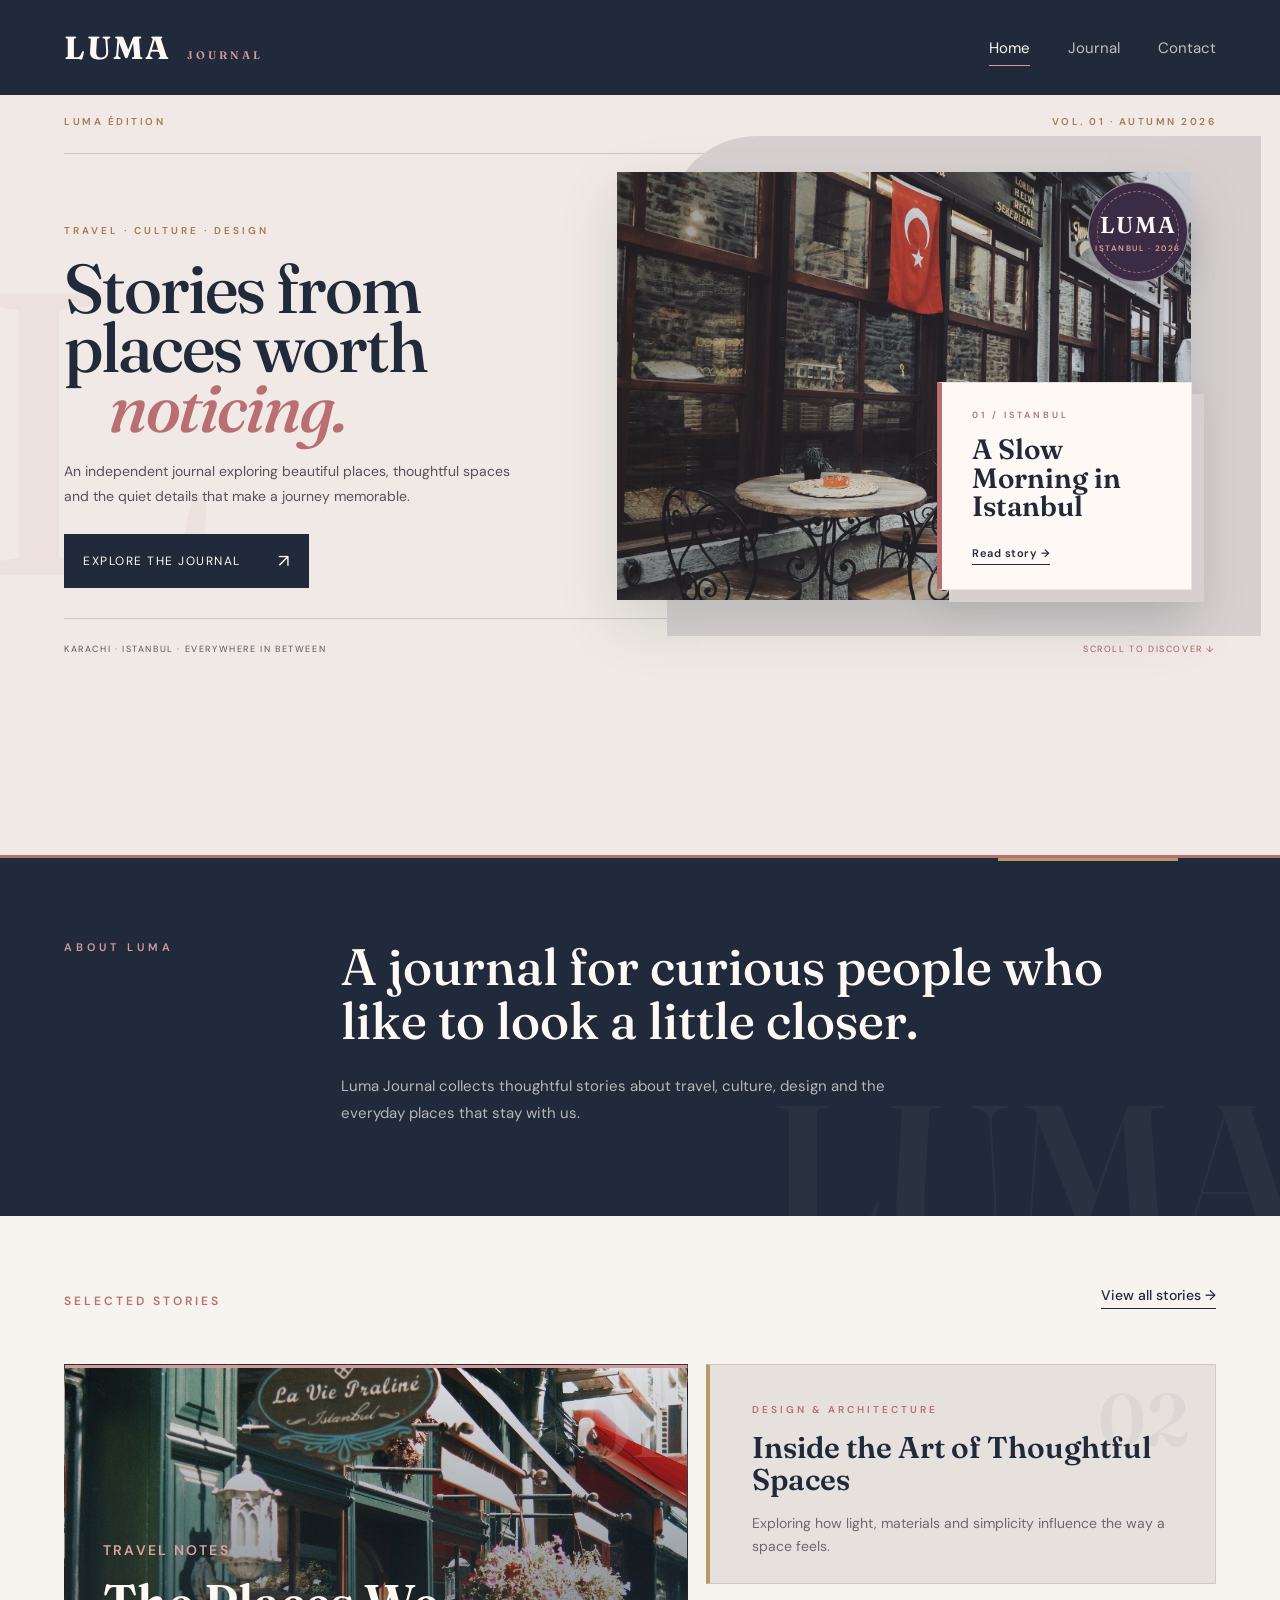
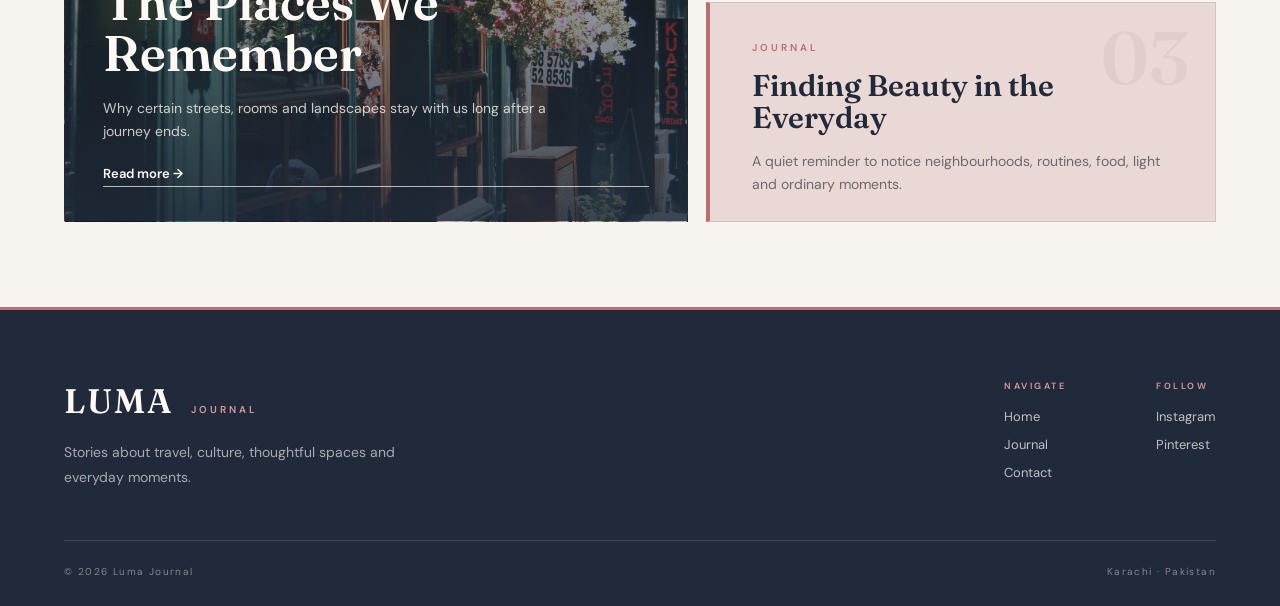
<file: index.html>
<!DOCTYPE html>
<html lang="en">
<head>
    <meta charset="UTF-8">
    <meta name="viewport" content="width=device-width, initial-scale=1.0">

    <title>Luma Journal</title>

    <link rel="preconnect" href="https://fonts.googleapis.com">
<link rel="preconnect" href="https://fonts.gstatic.com" crossorigin>
<link
    href="https://fonts.googleapis.com/css2?family=DM+Sans:wght@400;500;600&family=Fraunces:opsz,wght@9..144,500;9..144,600;9..144,700&display=swap"
    rel="stylesheet"
>

    <link rel="stylesheet" href="css/style.css">
</head>

<body>

    <header class="site-header">
    <div class="container">
        <nav class="navbar">

            <a href="index.html" class="logo">
                LUMA <span>JOURNAL</span>
            </a>

            <div class="nav-links">
                <a href="index.html" class="active">Home</a>
                <a href="blog.html">Journal</a>
                <a href="contact.html">Contact</a>
            </div>

        </nav>
    </div>
</header>

    <main>

 <section class="hero-luxe">
    <div class="container">

        <div class="hero-meta">
            <span>LUMA ÉDITION</span>
            <span>VOL. 01 · AUTUMN 2026</span>
        </div>

        <div class="hero-luxe-grid">

            <div class="hero-luxe-copy">

                <p class="hero-kicker">
                    TRAVEL · CULTURE · DESIGN
                </p>

                <h1>
                    Stories from
                    <span>places worth</span>
                    <em>noticing.</em>
                </h1>

                <p class="hero-luxe-description">
                    An independent journal exploring beautiful places,
                    thoughtful spaces and the quiet details that make
                    a journey memorable.
                </p>

                <a href="blog.html" class="hero-link">
                    Explore the journal
                    <span>↗</span>
                </a>

            </div>


            <div class="hero-luxe-visual">
                <div class="luma-seal">
    <span>LUMA</span>
    <small>ISTANBUL · 2026</small>
</div>

                <div class="hero-main-image">
                    <img
    src="images/istanbul-luxe.jpg"
    alt="A quiet cafe in Istanbul"
>
                </div>

                <div class="hero-story-label">
                    <span>01 / ISTANBUL</span>

                    <h2>
                        A Slow Morning
                        in Istanbul
                    </h2>

                    <a href="blog.html">
                        Read story →
                    </a>
                </div>

                <div class="hero-vertical-text">
                    LUMA / CONTEMPORARY TRAVEL JOURNAL
                </div>

            </div>

        </div>


        <div class="hero-bottom">
            <span>Karachi · Istanbul · Everywhere in between</span>

            <span class="hero-scroll">
                SCROLL TO DISCOVER ↓
            </span>
        </div>

    </div>
</section>

    <section class="home-intro">
    <div class="container">

        <div class="intro-grid">

            <p class="eyebrow">ABOUT LUMA</p>

            <div class="intro-copy">
                <h2>
                    A journal for curious people
                    who like to look a little closer.
                </h2>

                <p>
                    Luma Journal collects thoughtful stories about travel,
                    culture, design and the everyday places that stay with us.
                </p>
            </div>

        </div>

    </div>
</section>


<section class="selected-stories">
    <div class="container">

        <div class="section-heading">
            <p class="eyebrow">SELECTED STORIES</p>

            <a href="blog.html">
                View all stories →
            </a>
        </div>

        <div class="story-grid">

            <article class="story-preview">
                <span>TRAVEL NOTES</span>
                <h3>The Places We Remember</h3>
                <p>
                    Why certain streets, rooms and landscapes stay with us
                    long after a journey ends.
                </p>
                <a href="blog.html">Read more →</a>
            </article>

            <article class="story-preview">
                <span>DESIGN & ARCHITECTURE</span>
                <h3>Inside the Art of Thoughtful Spaces</h3>
                <p>
                    Exploring how light, materials and simplicity influence
                    the way a space feels.
                </p>
                <a href="blog.html">Read more →</a>
            </article>

            <article class="story-preview">
                <span>JOURNAL</span>
                <h3>Finding Beauty in the Everyday</h3>
                <p>
                    A quiet reminder to notice neighbourhoods, routines,
                    food, light and ordinary moments.
                </p>
                <a href="blog.html">Read more →</a>
            </article>

        </div>

    </div>
</section>


</main>

    <footer>

    </footer>
<footer class="site-footer">
    <div class="container">

        <div class="footer-top">

            <div class="footer-brand">
                <a href="index.html" class="footer-logo">
                    LUMA <span>JOURNAL</span>
                </a>

                <p>
                    Stories about travel, culture,
                    thoughtful spaces and everyday moments.
                </p>
            </div>

            <div class="footer-links">

                <div>
                    <span>NAVIGATE</span>
                    <a href="index.html">Home</a>
                    <a href="blog.html">Journal</a>
                    <a href="contact.html">Contact</a>
                </div>

                <div>
                    <span>FOLLOW</span>
                    <a href="#">Instagram</a>
                    <a href="#">Pinterest</a>
                </div>

            </div>

        </div>

        <div class="footer-bottom">
            <p>© 2026 Luma Journal</p>
            <p>Karachi · Pakistan</p>
        </div>

    </div>
</footer>

</body>
</html>
</file>
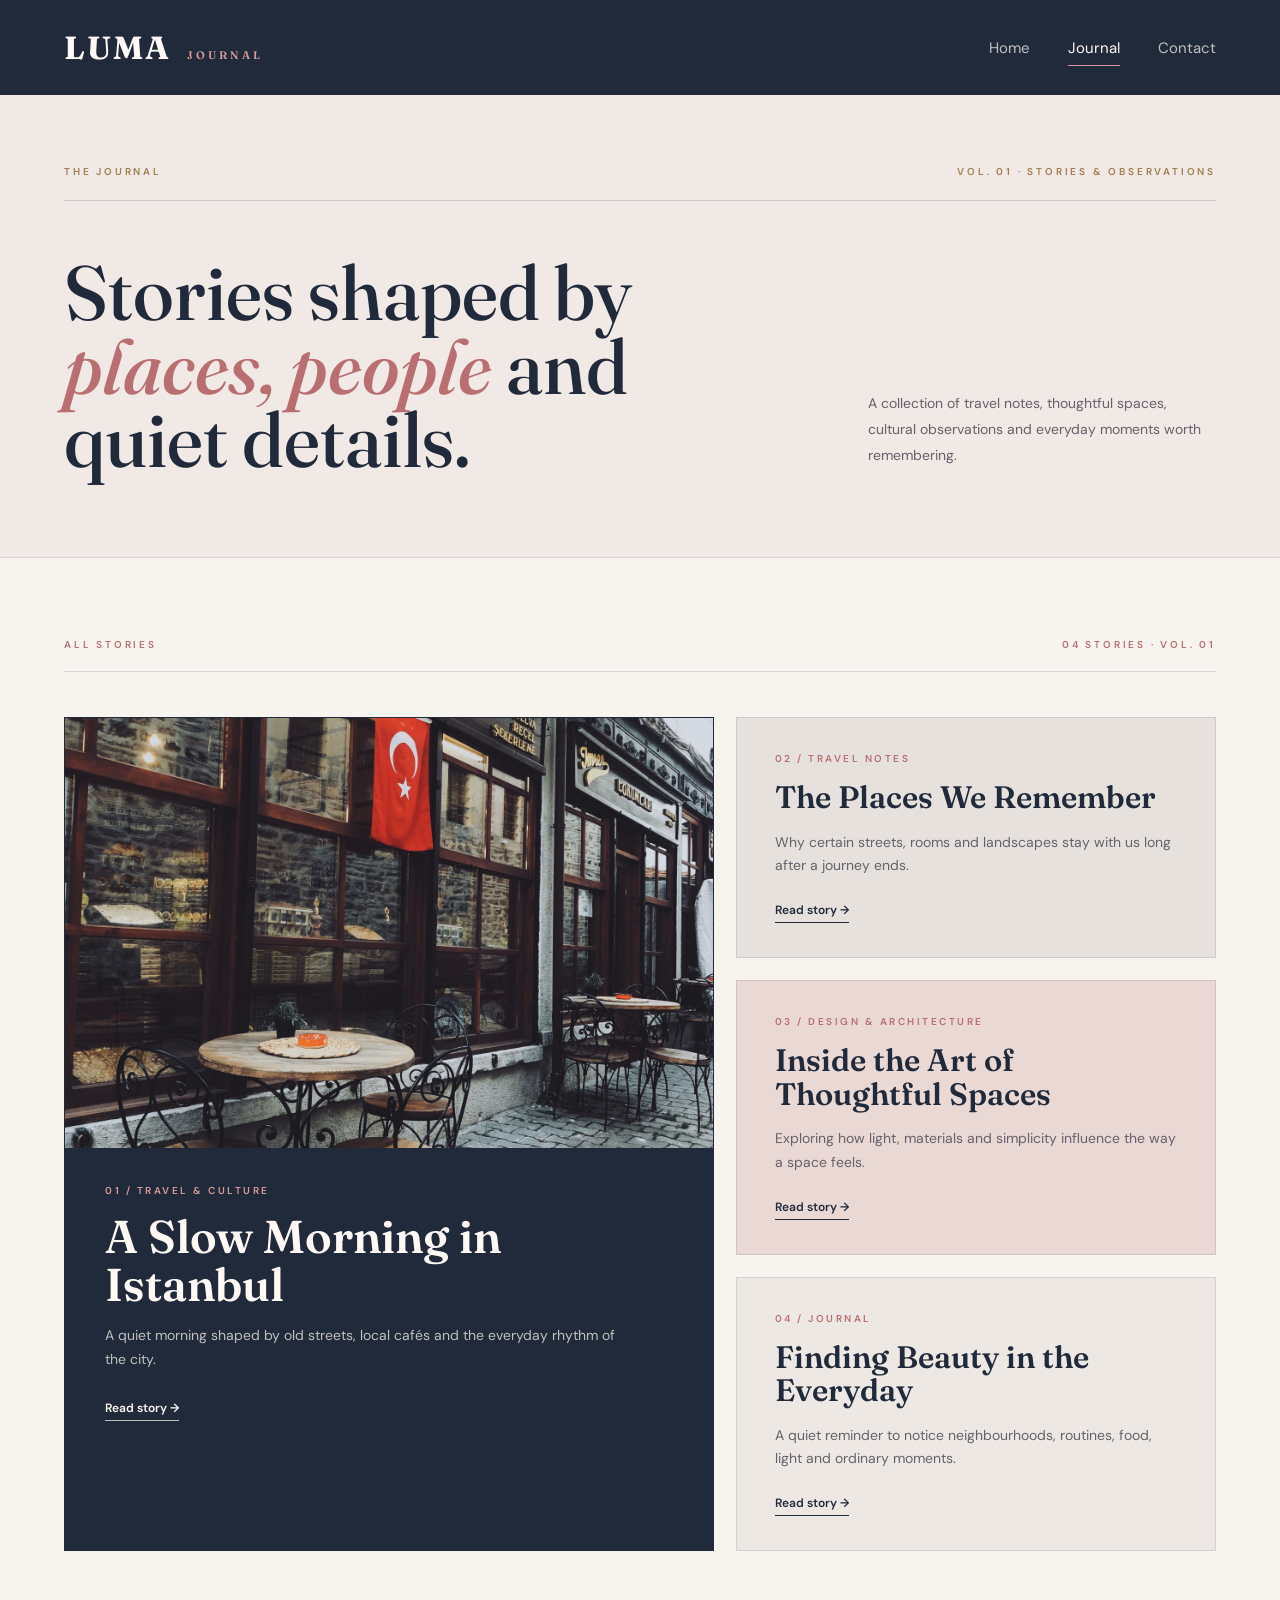
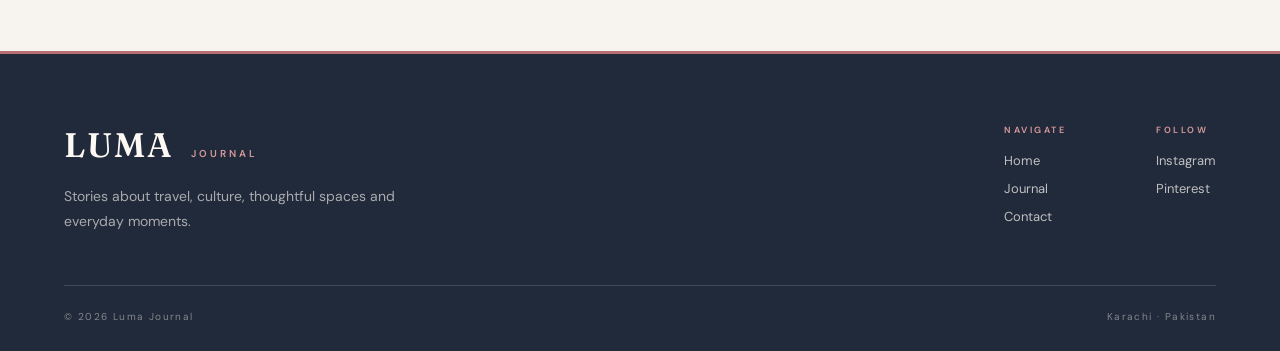
<file: blog.html>
<!DOCTYPE html>
<html lang="en">

<head>
    <meta charset="UTF-8">
    <meta name="viewport" content="width=device-width, initial-scale=1.0">

    <title>Luma Journal | Journal</title>

    <link rel="preconnect" href="https://fonts.googleapis.com">
    <link rel="preconnect" href="https://fonts.gstatic.com" crossorigin>

    <link
        href="https://fonts.googleapis.com/css2?family=DM+Sans:wght@400;500;600&family=Fraunces:opsz,wght@9..144,500;9..144,600;9..144,700&display=swap"
        rel="stylesheet"
    >

    <link rel="stylesheet" href="css/style.css">
</head>

<body>

    <header class="site-header">
        <div class="container">

            <nav class="navbar">

                <a href="index.html" class="logo">
                    LUMA <span>JOURNAL</span>
                </a>

                <div class="nav-links">
                    <a href="index.html">Home</a>
                    <a href="blog.html" class="active">Journal</a>
                    <a href="contact.html">Contact</a>
                </div>

            </nav>

        </div>
    </header>


    <main>

    <section class="journal-intro">
        <div class="container">

            <div class="journal-intro-top">
                <p>THE JOURNAL</p>
                <span>VOL. 01 · STORIES & OBSERVATIONS</span>
            </div>

            <div class="journal-intro-content">

                <h1>
                    Stories shaped by
                    <em>places, people</em>
                    and quiet details.
                </h1>

                <p>
                    A collection of travel notes, thoughtful spaces,
                    cultural observations and everyday moments worth remembering.
                </p>

            </div>

        </div>
    </section>

    <section class="journal-posts">
    <div class="container">

        <div class="journal-posts-heading">
            <p>ALL STORIES</p>
            <span>04 STORIES · VOL. 01</span>
        </div>

        <div class="journal-post-grid">

            <article class="journal-post journal-post-featured">

                <div class="journal-post-image">
                    <img
                        src="images/istanbul-luxe.jpg"
                        alt="A quiet street cafe in Istanbul"
                    >
                </div>

                <div class="journal-post-content">

                    <span>01 / TRAVEL & CULTURE</span>

                    <h2>
                        A Slow Morning
                        in Istanbul
                    </h2>

                    <p>
                        A quiet morning shaped by old streets,
                        local cafés and the everyday rhythm of the city.
                    </p>

                    <a href="#">Read story →</a>

                </div>

            </article>


            <article class="journal-post">

                <span>02 / TRAVEL NOTES</span>

                <h2>
                    The Places We
                    Remember
                </h2>

                <p>
                    Why certain streets, rooms and landscapes
                    stay with us long after a journey ends.
                </p>

                <a href="#">Read story →</a>

            </article>


            <article class="journal-post">

                <span>03 / DESIGN & ARCHITECTURE</span>

                <h2>
                    Inside the Art of
                    Thoughtful Spaces
                </h2>

                <p>
                    Exploring how light, materials and simplicity
                    influence the way a space feels.
                </p>

                <a href="#">Read story →</a>

            </article>


            <article class="journal-post">

                <span>04 / JOURNAL</span>

                <h2>
                    Finding Beauty in
                    the Everyday
                </h2>

                <p>
                    A quiet reminder to notice neighbourhoods,
                    routines, food, light and ordinary moments.
                </p>

                <a href="#">Read story →</a>

            </article>

        </div>

    </div>
</section>



</main>

<footer class="site-footer">
    <div class="container">

        <div class="footer-top">

            <div class="footer-brand">
                <a href="index.html" class="footer-logo">
                    LUMA <span>JOURNAL</span>
                </a>

                <p>
                    Stories about travel, culture,
                    thoughtful spaces and everyday moments.
                </p>
            </div>

            <div class="footer-links">

                <div>
                    <span>NAVIGATE</span>
                    <a href="index.html">Home</a>
                    <a href="blog.html">Journal</a>
                    <a href="contact.html">Contact</a>
                </div>

                <div>
                    <span>FOLLOW</span>
                    <a href="#">Instagram</a>
                    <a href="#">Pinterest</a>
                </div>

            </div>

        </div>

        <div class="footer-bottom">
            <p>© 2026 Luma Journal</p>
            <p>Karachi · Pakistan</p>
        </div>

    </div>
</footer>

</body>

</html>
</file>
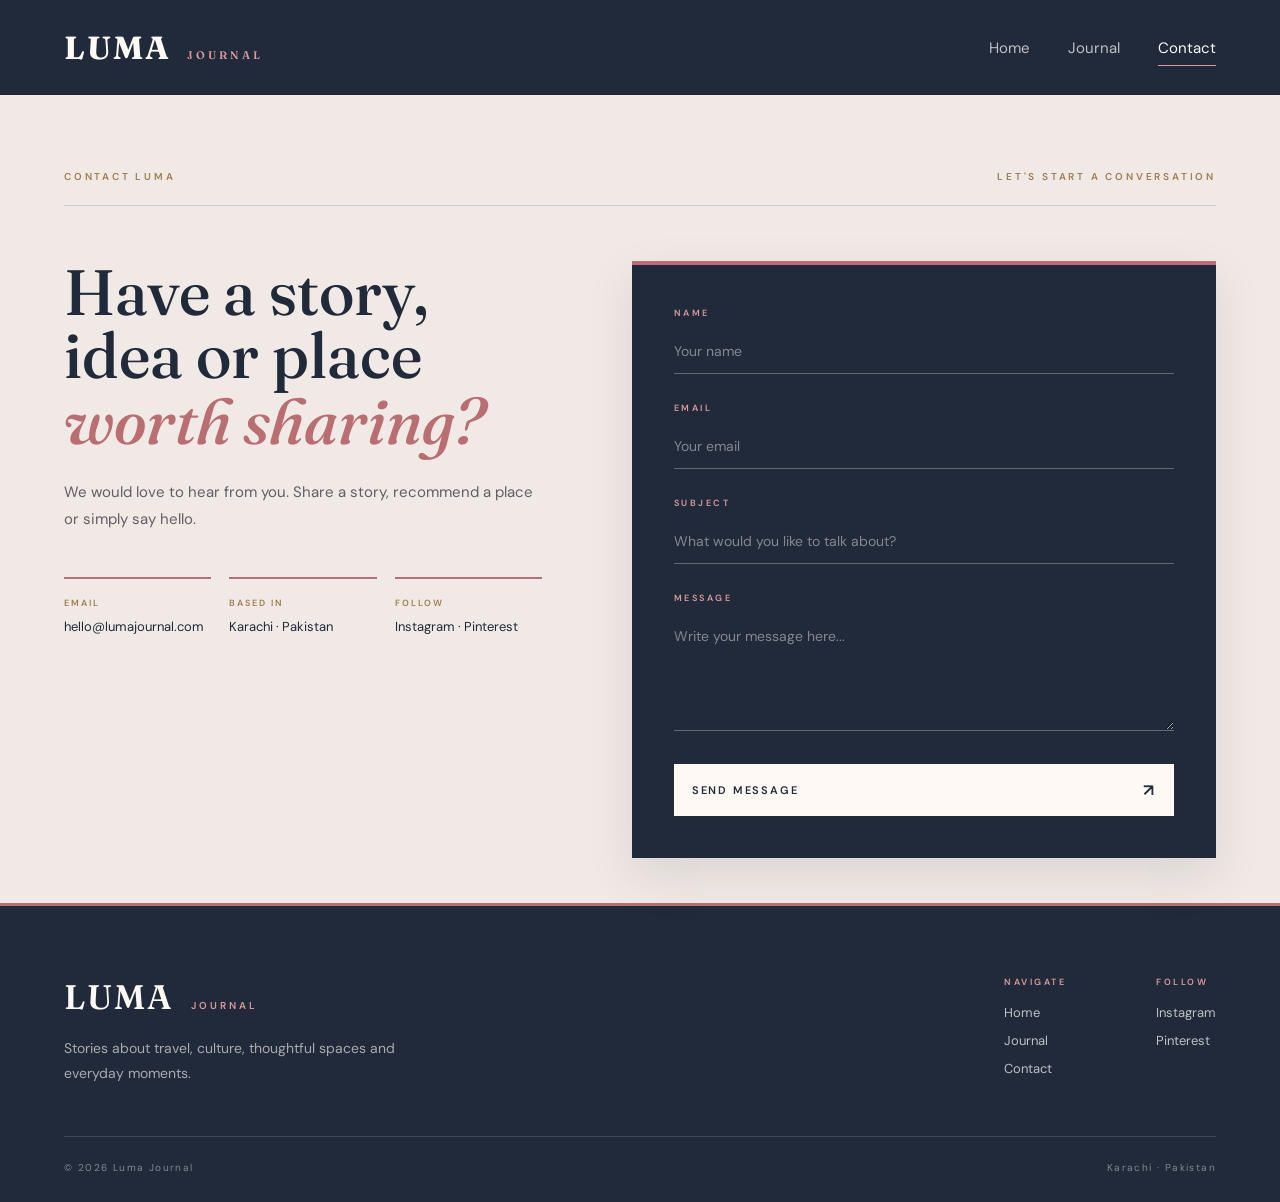
<file: contact.html>
<!DOCTYPE html>
<html lang="en">

<head>
    <meta charset="UTF-8">
    <meta name="viewport" content="width=device-width, initial-scale=1.0">

    <title>Luma Journal | Contact</title>

    <link rel="preconnect" href="https://fonts.googleapis.com">
    <link rel="preconnect" href="https://fonts.gstatic.com" crossorigin>

    <link
        href="https://fonts.googleapis.com/css2?family=DM+Sans:wght@400;500;600&family=Fraunces:opsz,wght@9..144,500;9..144,600;9..144,700&display=swap"
        rel="stylesheet"
    >

    <link rel="stylesheet" href="css/style.css">
</head>

<body>

    <header class="site-header">
        <div class="container">

            <nav class="navbar">

                <a href="index.html" class="logo">
                    LUMA <span>JOURNAL</span>
                </a>

                <div class="nav-links">
                    <a href="index.html">Home</a>
                    <a href="blog.html">Journal</a>
                    <a href="contact.html" class="active">Contact</a>
                </div>

            </nav>

        </div>
    </header>


    <main>

    <section class="contact-section">
        <div class="container">

            <div class="contact-heading">
                <p>CONTACT LUMA</p>
                <span>LET'S START A CONVERSATION</span>
            </div>

            <div class="contact-grid">

                <div class="contact-copy">

                    <h1>
                        Have a story,
                        idea or place
                        <em>worth sharing?</em>
                    </h1>

                    <p>
                        We would love to hear from you. Share a story,
                        recommend a place or simply say hello.
                    </p>

                    <div class="contact-details">

                        <div>
                            <span>EMAIL</span>
                            <p>hello@lumajournal.com</p>
                        </div>

                        <div>
                            <span>BASED IN</span>
                            <p>Karachi · Pakistan</p>
                        </div>

                        <div>
                            <span>FOLLOW</span>
                            <p>Instagram · Pinterest</p>
                        </div>

                    </div>

                </div>


                <form class="contact-form">

                    <div class="form-group">
                        <label for="name">NAME</label>
                        <input
                            type="text"
                            id="name"
                            name="name"
                            placeholder="Your name"
                            required
                        >
                    </div>

                    <div class="form-group">
                        <label for="email">EMAIL</label>
                        <input
                            type="email"
                            id="email"
                            name="email"
                            placeholder="Your email"
                            required
                        >
                    </div>

                    <div class="form-group">
                        <label for="subject">SUBJECT</label>
                        <input
                            type="text"
                            id="subject"
                            name="subject"
                            placeholder="What would you like to talk about?"
                        >
                    </div>

                    <div class="form-group">
                        <label for="message">MESSAGE</label>
                        <textarea
                            id="message"
                            name="message"
                            rows="5"
                            placeholder="Write your message here..."
                            required
                        ></textarea>
                    </div>

                    <button type="submit">
                        SEND MESSAGE
                        <span>↗</span>
                    </button>

                </form>

            </div>

        </div>
    </section>

</main>

<footer class="site-footer">
    <div class="container">

        <div class="footer-top">

            <div class="footer-brand">
                <a href="index.html" class="footer-logo">
                    LUMA <span>JOURNAL</span>
                </a>

                <p>
                    Stories about travel, culture,
                    thoughtful spaces and everyday moments.
                </p>
            </div>

            <div class="footer-links">

                <div>
                    <span>NAVIGATE</span>
                    <a href="index.html">Home</a>
                    <a href="blog.html">Journal</a>
                    <a href="contact.html">Contact</a>
                </div>

                <div>
                    <span>FOLLOW</span>
                    <a href="#">Instagram</a>
                    <a href="#">Pinterest</a>
                </div>

            </div>

        </div>

        <div class="footer-bottom">
            <p>© 2026 Luma Journal</p>
            <p>Karachi · Pakistan</p>
        </div>

    </div>
</footer>

</body>

</html>
</file>
<file: css/style.css>
/* ---------- Base ---------- */

* {
    margin: 0;
    padding: 0;
    box-sizing: border-box;
}

body {
    background: #F7F1E7;
    color: #252422;
    font-family: "DM Sans", sans-serif;
}

a {
    color: inherit;
    text-decoration: none;
}

.container {
    width: min(90%, 1280px);
    margin: 0 auto;
}


/* ---------- Header ---------- */

.site-header {
    padding: 28px 0;
    border-bottom: 1px solid rgba(27, 27, 25, 0.14);
}

.navbar {
    display: flex;
    align-items: center;
    justify-content: space-between;
}

.logo {
    font-size: 26px;
    font-weight: 700;
    letter-spacing: 2px;
    font-family: "Fraunces", serif;
    font-size: 32px;
}

.logo span {
    color: #b75d3e;
    font-size: 11px;
    letter-spacing: 3px;
    margin-left: 7px;
    font-weight: 600;
}

.nav-links {
    display: flex;
    align-items: center;
    gap: 38px;
}

.nav-links a {
    position: relative;
    font-size: 15px;
    color: #5f5b55;
    transition: color 0.3s ease;
}

.nav-links a:hover,
.nav-links a.active {
    color: #1b1b19;
}

.nav-links a.active::after {
    content: "";
    position: absolute;
    left: 0;
    bottom: -8px;
    width: 100%;
    height: 1px;
    background: #b75d3e;
} 

/* ---------- Hero ---------- */

.hero {
    padding: 90px 0 110px;
}

.hero-intro {
    max-width: 820px;
    margin-bottom: 70px;
}

.eyebrow {
    margin-bottom: 22px;
    color: #b75d3e;
    font-size: 12px;
    font-weight: 600;
    letter-spacing: 3px;
}

.hero h1 {
    max-width: 780px;
    font-family: "Cormorant Garamond", serif;
    font-size: clamp(64px, 7vw, 108px);
    line-height: 0.9;
    font-weight: 600;
    letter-spacing: -2px;
}

.hero h1 em {
    display: block;
    color: #b75d3e;
    font-weight: 500;
}

.hero-description {
    max-width: 600px;
    margin-top: 32px;
    color: #77736c;
    font-size: 17px;
    line-height: 1.8;
}


/* ---------- Featured Story ---------- */

.featured-story {
    display: grid;
    grid-template-columns: 1.45fr 0.8fr;
    min-height: 580px;
    border-top: 1px solid rgba(27, 27, 25, 0.18);
    border-bottom: 1px solid rgba(27, 27, 25, 0.18);
}

.featured-image {
    height: 520px;
    overflow: hidden;
    background: #ded8cc;
}

.featured-image img {
    width: 100%;
    height: 100%;
    object-fit: cover;
    object-position: center;
    display: block;
}

.featured-content {
    display: flex;
    flex-direction: column;
    justify-content: center;
    padding: 70px;
    border-left: 1px solid rgba(27, 27, 25, 0.18);
}

.featured-content span {
    margin-bottom: 22px;
    color: #b75d3e;
    font-size: 11px;
    font-weight: 600;
    letter-spacing: 2.5px;
}

.featured-content h2 {
    margin-bottom: 24px;
    font-family: "Cormorant Garamond", serif;
    font-size: 52px;
    line-height: 1;
    font-weight: 600;
}

.featured-content p {
    margin-bottom: 36px;
    color: #77736c;
    font-size: 15px;
    line-height: 1.8;
}

.featured-content a {
    width: fit-content;
    padding-bottom: 5px;
    border-bottom: 1px solid #1b1b19;
    font-size: 14px;
    font-weight: 500;
}

/* ========================================
   ABOUT LUMA — REFINED EDITORIAL
======================================== */

.home-intro {
    position: relative;
    overflow: hidden;

    background: #202A3A;
    color: #FFF9F5;

    padding: 80px 0 90px;

    border-top: 4px solid #B96F72;
    border-bottom: none;
}

.home-intro::after {
    content: "LUMA";

    position: absolute;
    right: -20px;
    bottom: -65px;

    font-family: "Fraunces", serif;
    font-size: 220px;
    font-weight: 600;
    line-height: 1;

    color: rgba(255, 249, 245, 0.035);

    pointer-events: none;
}

.intro-grid {
    position: relative;
    z-index: 2;

    display: grid;
    grid-template-columns: 0.42fr 1.58fr;

    gap: 70px;
    align-items: start;
}

.home-intro .eyebrow {
    color: #D99A9C;

    font-size: 11px;
    font-weight: 600;
    letter-spacing: 4px;
}

.intro-copy h2 {
    max-width: 860px;

    margin-bottom: 26px;

    font-family: "Fraunces", serif;
    font-size: clamp(46px, 4vw, 66px);
    line-height: 1.06;
    font-weight: 500;

    color: #FFF9F5;
}

.intro-copy p {
    max-width: 610px;

    color: rgba(255, 249, 245, 0.7);

    font-size: 15px;
    line-height: 1.85;
}


/* ---------- Selected Stories ---------- */

.selected-stories {
    padding: 110px 0 130px;
}

.section-heading {
    display: flex;
    justify-content: space-between;
    align-items: end;
    margin-bottom: 55px;
}

.section-heading .eyebrow {
    margin-bottom: 0;
}

.section-heading > a {
    padding-bottom: 4px;
    border-bottom: 1px solid #1b1b19;
    font-size: 14px;
    font-weight: 500;
}

.story-grid {
    display: grid;
    grid-template-columns: repeat(3, 1fr);
    border-top: 1px solid rgba(27, 27, 25, 0.18);
    border-bottom: 1px solid rgba(27, 27, 25, 0.18);
}

.story-preview {
    min-height: 390px;
    padding: 48px 38px;
}

.story-preview + .story-preview {
    border-left: 1px solid rgba(27, 27, 25, 0.18);
}

.story-preview span {
    display: block;
    margin-bottom: 28px;
    color: #b75d3e;
    font-size: 10px;
    font-weight: 600;
    letter-spacing: 2.2px;
}

.story-preview h3 {
    margin-bottom: 24px;
    font-family: "Cormorant Garamond", serif;
    font-size: 38px;
    line-height: 1.05;
    font-weight: 600;
}

.story-preview p {
    margin-bottom: 34px;
    color: #77736c;
    font-size: 14px;
    line-height: 1.8;
}

.story-preview a {
    display: inline-block;
    padding-bottom: 4px;
    border-bottom: 1px solid #1b1b19;
    font-size: 13px;
    font-weight: 500;
}

/* ========================================
   LUXURY EDITORIAL HERO
======================================== */

.hero-luxe {
    position: relative;
    overflow: hidden;

    min-height: calc(100vh - 140px);
    background: #E9EEF5;
    color: #243B6B;

    padding: 20px 0 28px;
}

.hero-luxe > .container {
    height: 100%;
    display: flex;
    flex-direction: column;
}

.hero-luxe::before {
    content: "L";
    position: absolute;
    left: -30px;
    top: 120px;
    font-family: "Cormorant Garamond", serif;
    font-size: 430px;
    line-height: 1;
    color: rgba(36, 48, 58, 0.035);
    pointer-events: none;
}


/* ---------- Top metadata ---------- */

.hero-meta {
    display: flex;
    justify-content: space-between;
    align-items: center;
    padding-bottom: 25px;
    border-bottom: 1px solid rgba(36, 48, 58, 0.16);

    color: #B18A55;
    font-size: 10px;
    font-weight: 600;
    letter-spacing: 2.5px;
}


/* ---------- Main composition ---------- */

.hero-luxe-grid {
    flex: 1;
    min-height: 0;

    display: grid;
    grid-template-columns: 0.9fr 1.1fr;
}


/* ---------- Left side ---------- */

.hero-luxe-copy {
    position: relative;
    z-index: 2;

    display: flex;
    flex-direction: column;
    justify-content: flex-start;

    padding: 70px 60px 30px 0;
}

.hero-kicker {
    margin-bottom: 22px;

    color: #B18A55;
    font-size: 10px;
    font-weight: 600;
    letter-spacing: 3px;
}

.hero-luxe-copy h1 {
    max-width: 620px;

    font-family: "Fraunces", serif;
    font-size: clamp(56px, 5.4vw, 88px);
    line-height: 0.86;
    font-weight: 500;
    letter-spacing: -2px;
    color: #243B6B;
}

.hero-luxe-copy h1 span {
    display: block;
}

.hero-luxe-copy h1 em {
    display: block;
    margin-left: 45px;
    color: #D96C57;
    font-weight: 500;
}

.hero-luxe-description {
    max-width: 500px;
    margin-top: 22px;

    color: #6C6870;
    font-size: 14px;
    line-height: 1.75;
}

.hero-link {
    display: flex;
    align-items: center;
    justify-content: space-between;

    width: 230px;
    margin-top: 22px;
    padding: 14px 0;

    border-top: 1px solid rgba(36, 48, 58, 0.35);
    border-bottom: 1px solid rgba(36, 48, 58, 0.35);

    color: #24303A;
    font-size: 12px;
    text-transform: uppercase;
    letter-spacing: 1.5px;

    transition: color 0.3s ease;
}

.hero-link span {
    font-size: 18px;
    transition: transform 0.3s ease;
}

.hero-link:hover {
    color: #9B7A47;
}

.hero-link:hover span {
    transform: translate(4px, -4px);
}


/* ---------- Right image ---------- */

.hero-luxe-visual {
    position: relative;
    min-width: 0;
}

.hero-luxe-visual::before {
    content: "";

    position: absolute;
    top: -18px;
    right: -45px;
    bottom: -18px;
    left: 85px;

    background: #CBD7E6;
    border-radius: 90px 0 0 0;

    z-index: 0;
}

.hero-main-image {
    position: absolute;
    z-index: 1;

    top: 18px;
    right: 25px;
    bottom: 18px;
    left: 35px;

    overflow: hidden;

    box-shadow: 0 22px 55px rgba(31, 79, 72, 0.16);
}

.hero-main-image img {
    width: 100%;
    height: 100%;
    object-fit: cover;
    object-position: center;
    display: block;

    filter: saturate(0.8) contrast(0.95);
    transition: transform 0.8s ease;
}

.hero-main-image::after {
    content: "";
    position: absolute;
    inset: 0;

    background:
        linear-gradient(
            90deg,
            rgba(23, 20, 17, 0.38) 0%,
            rgba(23, 20, 17, 0.03) 40%,
            rgba(23, 20, 17, 0.05) 100%
        );
}

.hero-main-image:hover img {
    transform: scale(1.025);
}


/* ---------- Story card overlapping image ---------- */

.hero-story-label {
    position: absolute;
    z-index: 3;

    left: auto;
    right: -18px;
    bottom: 32px;

    width: 250px;
    padding: 22px 24px;

    background: #F3DDD3;
    color: #243B6B;

    box-shadow: 0 16px 40px rgba(24, 53, 47, 0.12);
}

.hero-story-label > span {
    display: block;
    margin-bottom: 16px;

    color: #9a684c;
    font-size: 9px;
    font-weight: 600;
    letter-spacing: 2.5px;
}

.hero-story-label h2 {
    margin-bottom: 22px;

    font-family: "Fraunces", serif;
    font-size: 31px;
    line-height: 0.95;
    font-weight: 600;
}

.hero-story-label a {
    display: inline-block;
    padding-bottom: 3px;

    border-bottom: 1px solid #171411;

    font-size: 11px;
    font-weight: 600;
    letter-spacing: 0.5px;
}


/* ---------- Vertical editorial detail ---------- */

.hero-vertical-text {
    position: absolute;
    right: -6px;
    top: 50%;

    transform: translateY(-50%) rotate(90deg);
    transform-origin: center;

    color: rgba(243, 238, 231, 0.55);
    font-size: 8px;
    font-weight: 600;
    letter-spacing: 3px;
    white-space: nowrap;
}


/* ---------- Bottom metadata ---------- */

.hero-bottom {
    display: flex;
    justify-content: space-between;
    align-items: center;

    padding-top: 24px;
    border-top: 1px solid rgba(243, 238, 231, 0.18);

    color: rgba(243, 238, 231, 0.48);
    font-size: 9px;
    letter-spacing: 1.6px;
    text-transform: uppercase;
}

.hero-scroll {
    color: #d8b98a;
}

/* ========================================
   LUMA GLOBAL EDITORIAL THEME
======================================== */

:root {
    --luma-bg: #F3EEF3;
    --luma-surface: #E5DCE8;
    --luma-blush: #F0D7D1;

    --luma-dark: #3B2B45;
    --luma-text: #665B68;

    --luma-coral: #C85F5B;
    --luma-gold: #B28A5B;

    --luma-light: #FFF9F7;
}


/* ---------- Whole Page ---------- */

body {
    background: var(--luma-bg);
    color: var(--luma-dark);
}


/* ---------- Header ---------- */

.site-header {
    background: var(--luma-dark);
    border-bottom: 1px solid rgba(255, 255, 255, 0.12);
}

.logo {
    color: var(--luma-light);
}

.logo span {
    color: #DFA091;
}

.nav-links a {
    color: rgba(255, 249, 247, 0.72);
}

.nav-links a:hover,
.nav-links a.active {
    color: var(--luma-light);
}

.nav-links a.active::after {
    background: #DFA091;
}


/* ---------- Hero ---------- */

.hero-luxe {
    background: var(--luma-bg);
    color: var(--luma-dark);
}

.hero-luxe::before {
    color: rgba(59, 43, 69, 0.045);
}

.hero-meta {
    color: var(--luma-gold);
    border-bottom-color: rgba(59, 43, 69, 0.15);
}

.hero-kicker {
    color: var(--luma-coral);
}

.hero-luxe-copy h1 {
    color: var(--luma-dark);
}

.hero-luxe-copy h1 em {
    color: var(--luma-coral);
}

.hero-luxe-description {
    color: var(--luma-text);
}

.hero-link {
    color: var(--luma-dark);
    border-top-color: rgba(59, 43, 69, 0.32);
    border-bottom-color: rgba(59, 43, 69, 0.32);
}

.hero-link:hover {
    color: var(--luma-coral);
}


/* Background shape behind photograph */

.hero-luxe-visual::before {
    background: var(--luma-surface);
}


/* Featured story card */

.hero-story-label {
    background: var(--luma-blush);
    color: var(--luma-dark);
    box-shadow: 0 20px 50px rgba(59, 43, 69, 0.15);
}

.hero-story-label > span {
    color: var(--luma-coral);
}

.hero-story-label a {
    color: var(--luma-dark);
    border-bottom-color: var(--luma-dark);
}


/* ---------- Hero Bottom ---------- */

.hero-bottom {
    color: var(--luma-text);
    border-top-color: rgba(59, 43, 69, 0.15);
}

.hero-scroll {
    color: var(--luma-coral);
}


/* ---------- About Luma ---------- */

.home-intro {
    background: var(--luma-blush);
    border-bottom-color: rgba(59, 43, 69, 0.15);
}

.home-intro .eyebrow {
    color: var(--luma-coral);
}

.intro-copy h2 {
    color: var(--luma-dark);
}

.intro-copy p {
    color: var(--luma-text);
}


/* ---------- Selected Stories ---------- */

.selected-stories {
    background: var(--luma-bg);
}

.section-heading .eyebrow {
    color: var(--luma-coral);
}

.section-heading > a {
    color: var(--luma-dark);
    border-bottom-color: var(--luma-dark);
}

.story-grid {
    border-color: rgba(59, 43, 69, 0.16);
}

.story-preview {
    background: rgba(255, 249, 247, 0.36);
}

.story-preview + .story-preview {
    border-left-color: rgba(59, 43, 69, 0.16);
}

.story-preview span {
    color: var(--luma-coral);
}

.story-preview h3 {
    color: var(--luma-dark);
}

.story-preview p {
    color: var(--luma-text);
}

.story-preview a {
    color: var(--luma-dark);
    border-bottom-color: var(--luma-dark);
}

/* ---------- LUMA Travel Seal ---------- */

.luma-seal {
    position: absolute;
    z-index: 5;

    top: 55px;
    left: 5px;

    width: 112px;
    height: 112px;

    border-radius: 50%;

    background: #3B2B45;
    border: 1px solid rgba(255, 249, 247, 0.45);

    color: #FFF9F7;

    display: flex;
    flex-direction: column;
    align-items: center;
    justify-content: center;

    text-align: center;

    box-shadow: 0 15px 35px rgba(59, 43, 69, 0.2);

    animation: lumaFloat 4s ease-in-out infinite;
}

.luma-seal::before {
    content: "";

    position: absolute;
    inset: 8px;

    border-radius: 50%;
    border: 1px dashed rgba(223, 160, 145, 0.65);
}

.luma-seal span {
    font-family: "Fraunces", serif;
    font-size: 23px;
    font-weight: 600;
    letter-spacing: 2px;
}

.luma-seal small {
    margin-top: 4px;

    color: #DFA091;

    font-size: 8px;
    font-weight: 600;
    letter-spacing: 1.5px;
}

@keyframes lumaFloat {
    0%,
    100% {
        transform: translateY(0);
    }

    50% {
        transform: translateY(-7px);
    }
}

/* ========================================
   ABOUT LUMA — EDITORIAL SECTION
======================================== */

.home-intro {
    position: relative;
    overflow: hidden;

    background: #3B2B45;
    color: #FFF9F7;

    padding: 90px 0;

    border-bottom: none;
}


/* Large decorative word in background */

.home-intro::after {
    content: "LUMA";

    position: absolute;
    right: -20px;
    bottom: -70px;

    font-family: "Fraunces", serif;
    font-size: 230px;
    font-weight: 600;
    line-height: 1;

    color: rgba(255, 249, 247, 0.035);

    pointer-events: none;
}


.intro-grid {
    position: relative;
    z-index: 2;

    display: grid;
    grid-template-columns: 0.4fr 1.6fr;

    gap: 80px;
    align-items: start;
}


/* ABOUT LUMA label */

.home-intro .eyebrow {
    color: #DFA091;

    font-size: 11px;
    font-weight: 600;

    letter-spacing: 4px;
}


/* Main statement */

.intro-copy h2 {
    max-width: 900px;

    margin-bottom: 30px;

    font-family: "Fraunces", serif;
    font-size: clamp(48px, 4.5vw, 72px);
    line-height: 1.05;
    font-weight: 500;

    color: #FFF9F7;
}


/* Paragraph */

.intro-copy p {
    max-width: 610px;

    color: rgba(255, 249, 247, 0.68);

    font-size: 15px;
    line-height: 1.9;
}

/* ========================================
   SELECTED STORIES — EDITORIAL LAYOUT
======================================== */

.selected-stories {
    background: #F3EEF3;
    padding: 90px 0 110px;
}

.story-grid {
    display: grid;

    grid-template-columns: 1.15fr 0.85fr;
    grid-template-rows: repeat(2, minmax(240px, auto));

    gap: 18px;

    border: none;
}


/* Remove old vertical borders */

.story-preview + .story-preview {
    border-left: none;
}


/* Every story */

.story-preview {
    position: relative;
    overflow: hidden;

    min-height: 0;

    padding: 48px;

    border: 1px solid rgba(59, 43, 69, 0.1);
}


/* Main large story */

.story-preview:nth-child(1) {
    grid-row: 1 / 3;

    min-height: 530px;

    display: flex;
    flex-direction: column;
    justify-content: flex-end;

    background: #DED1DF;
}


/* Second story */

.story-preview:nth-child(2) {
    background: #F0D7D1;
}


/* Third story */

.story-preview:nth-child(3) {
    background: #E8E0EA;
}


/* Large faded editorial numbers */

.story-preview::before {
    position: absolute;

    top: 18px;
    right: 28px;

    font-family: "Fraunces", serif;
    font-size: 120px;
    line-height: 1;

    color: rgba(59, 43, 69, 0.055);

    pointer-events: none;
}

.story-preview:nth-child(1)::before {
    content: "01";
}

.story-preview:nth-child(2)::before {
    content: "02";
}

.story-preview:nth-child(3)::before {
    content: "03";
}


/* Story labels */

.story-preview span {
    position: relative;
    z-index: 2;

    color: #C85F5B;

    font-size: 10px;
    font-weight: 600;
    letter-spacing: 3px;
}


/* Story titles */

.story-preview h3 {
    position: relative;
    z-index: 2;

    max-width: 520px;

    font-family: "Fraunces", serif;
    color: #3B2B45;

    font-weight: 600;
}


/* Make featured title larger */

.story-preview:nth-child(1) h3 {
    font-size: 58px;
    line-height: 1.02;
}

.story-preview:nth-child(2) h3,
.story-preview:nth-child(3) h3 {
    font-size: 38px;
    line-height: 1.05;
}


/* Paragraphs */

.story-preview p {
    position: relative;
    z-index: 2;

    max-width: 480px;

    color: #665B68;
}


/* Links */

.story-preview a {
    position: relative;
    z-index: 2;

    color: #3B2B45;
    border-bottom-color: #3B2B45;
}

/* ========================================
   SELECTED STORIES — COMPACT PURPLE THEME
======================================== */

.selected-stories {
    background: #F3EEF3;
    padding: 70px 0 85px;
}

.story-grid {
    display: grid;
    grid-template-columns: 1.1fr 0.9fr;
    grid-template-rows: repeat(2, 220px);

    gap: 16px;
    border: none;
}


/* All cards */

.story-preview {
    min-height: 0;
    padding: 32px 36px;

    border: 1px solid rgba(59, 43, 69, 0.08);
}


/* Large left card */

.story-preview:nth-child(1) {
    grid-row: 1 / 3;

    min-height: 456px;

    background: #DCCFDF;
}


/* Top right */

.story-preview:nth-child(2) {
    background: #E7DCE9;
}


/* Bottom right */

.story-preview:nth-child(3) {
    background: #EEE6F0;
}


/* Main featured heading */

.story-preview:nth-child(1) h3 {
    font-size: 48px;
    line-height: 1.02;
}


/* Smaller right headings */

.story-preview:nth-child(2) h3,
.story-preview:nth-child(3) h3 {
    font-size: 31px;
    line-height: 1.08;
}


/* Less spacing */

.story-preview span {
    margin-bottom: 18px;
}

.story-preview h3 {
    margin-bottom: 16px;
}

.story-preview p {
    margin-bottom: 20px;
    line-height: 1.65;
}


/* Story numbers */

.story-preview::before {
    top: 12px;
    right: 22px;

    font-size: 90px;

    color: rgba(59, 43, 69, 0.055);
}

/* =========================================
   SELECTED STORIES — STRONGER / CLASSIER
========================================= */

.selected-stories {
    background: #f6f1f7;
    padding: 70px 0 85px;
}

.story-grid {
    display: grid;
    grid-template-columns: 1.1fr 0.9fr;
    grid-template-rows: repeat(2, 220px);
    gap: 18px;
    border: none;
}

/* Card base */
.story-preview {
    position: relative;
    overflow: hidden;

    padding: 34px 38px;
    min-height: 0;

    border: 1.5px solid #c7b2cd;
    box-shadow: 0 10px 30px rgba(67, 41, 84, 0.06);

    transition: transform 0.25s ease, box-shadow 0.25s ease;
}

/* subtle hover */
.story-preview:hover {
    transform: translateY(-4px);
    box-shadow: 0 14px 34px rgba(67, 41, 84, 0.10);
}

/* Top accent line for all cards */
.story-preview::after {
    content: "";
    position: absolute;
    top: 0;
    left: 0;
    width: 100%;
    height: 4px;
    background: #d67a7a;
}

/* Number style */
.story-preview::before {
    top: 16px;
    right: 22px;
    font-size: 88px;
    font-weight: 600;
    color: rgba(74, 48, 90, 0.08);
}

/* card colors */
.story-preview:nth-child(1) {
    grid-row: 1 / 3;
    min-height: 458px;
    background: #ddd0e3;
    border-color: #b89ec0;
}

.story-preview:nth-child(2) {
    background: #eee1eb;
    border-color: #cfb7c8;
}

.story-preview:nth-child(3) {
    background: #e8dff0;
    border-color: #c6b5d4;
}

/* small category text */
.story-preview span {
    display: inline-block;
    margin-bottom: 18px;
    letter-spacing: 0.16em;
    font-size: 14px;
    font-weight: 600;
    text-transform: uppercase;
    color: #d56f6f;
}

/* headings */
.story-preview:nth-child(1) h3 {
    font-size: 50px;
    line-height: 1.02;
    margin-bottom: 18px;
    color: #432954;
}

.story-preview:nth-child(2) h3,
.story-preview:nth-child(3) h3 {
    font-size: 31px;
    line-height: 1.08;
    margin-bottom: 16px;
    color: #432954;
}

/* paragraph */
.story-preview p {
    color: #5f5667;
    line-height: 1.65;
    margin-bottom: 22px;
}

/* links */
.story-preview a {
    display: inline-block;
    font-weight: 600;
    color: #432954;
    text-decoration: none;
    border-bottom: 1.5px solid #432954;
    padding-bottom: 4px;
}

/* ========================================
   LUMA — FINAL PROFESSIONAL THEME
======================================== */

:root {
    --luma-bg: #F7F3EE;
    --luma-dark: #202A3A;
    --luma-accent: #B96F72;
    --luma-gold: #B89A68;
    --luma-stone: #E7E1DE;
    --luma-text: #6C6870;
    --luma-white: #FFFDFB;
}


/* ---------- Page ---------- */

body {
    background: var(--luma-bg);
    color: var(--luma-dark);
}


/* ---------- Header ---------- */

.site-header {
    background: var(--luma-bg);
    border-bottom: 1px solid rgba(32, 42, 58, 0.12);
}

.logo {
    color: var(--luma-dark);
}

.logo span {
    color: var(--luma-accent);
}

.nav-links a {
    color: #5F6269;
}

.nav-links a:hover,
.nav-links a.active {
    color: var(--luma-dark);
}

.nav-links a.active::after {
    background: var(--luma-accent);
}


/* ---------- Hero ---------- */

.hero-luxe {
    background: var(--luma-bg);
    color: var(--luma-dark);
}

.hero-meta,
.hero-kicker {
    color: var(--luma-gold);
}

.hero-meta {
    border-bottom-color: rgba(32, 42, 58, 0.13);
}

.hero-luxe-copy h1 {
    color: var(--luma-dark);
}

.hero-luxe-copy h1 em {
    color: var(--luma-accent);
}

.hero-luxe-description {
    color: var(--luma-text);
}

.hero-link {
    color: var(--luma-dark);

    border-top-color: rgba(32, 42, 58, 0.28);
    border-bottom-color: rgba(32, 42, 58, 0.28);
}

.hero-link:hover {
    color: var(--luma-accent);
}


/* image frame */

.hero-luxe-visual::before {
    background: #DDD8D5;
}


/* story overlay */

.hero-story-label {
    background: var(--luma-white);
    color: var(--luma-dark);

    border: 1px solid rgba(32, 42, 58, 0.1);

    box-shadow: 0 18px 45px rgba(32, 42, 58, 0.12);
}

.hero-story-label > span {
    color: var(--luma-accent);
}

.hero-story-label h2 {
    color: var(--luma-dark);
}


/* ---------- About ---------- */

.home-intro {
    background: var(--luma-dark);
    color: var(--luma-white);

    border-bottom: none;
}

.home-intro .eyebrow {
    color: #DCA0A0;
}

.intro-copy h2 {
    color: var(--luma-white);
}

.intro-copy p {
    color: rgba(255, 253, 251, 0.68);
}

.home-intro::after {
    color: rgba(255, 253, 251, 0.035);
}


/* ---------- Selected Stories ---------- */

.selected-stories {
    background: var(--luma-bg);
}

.section-heading .eyebrow {
    color: var(--luma-accent);
}

.section-heading > a {
    color: var(--luma-dark);
    border-bottom-color: var(--luma-dark);
}


/* cards */

.story-preview {
    border: 1px solid rgba(32, 42, 58, 0.12);

    box-shadow: none;
}


/* Featured story */

.story-preview:nth-child(1) {
    background: var(--luma-dark);
    border-color: var(--luma-dark);

    color: var(--luma-white);
}


/* Secondary stories */

.story-preview:nth-child(2),
.story-preview:nth-child(3) {
    background: var(--luma-stone);
}


/* Remove coloured top stripe */

.story-preview::after {
    display: none;
}


/* Numbers */

.story-preview::before {
    color: rgba(32, 42, 58, 0.06);
}

.story-preview:nth-child(1)::before {
    color: rgba(255, 253, 251, 0.06);
}


/* Categories */

.story-preview span {
    color: var(--luma-accent);
}

.story-preview:nth-child(1) span {
    color: #DCA0A0;
}


/* Titles */

.story-preview h3 {
    color: var(--luma-dark);
}

.story-preview:nth-child(1) h3 {
    color: var(--luma-white);
}


/* Paragraphs */

.story-preview p {
    color: var(--luma-text);
}

.story-preview:nth-child(1) p {
    color: rgba(255, 253, 251, 0.68);
}


/* Read more */

.story-preview a {
    color: var(--luma-dark);
    border-bottom-color: rgba(32, 42, 58, 0.6);
}

.story-preview:nth-child(1) a {
    color: var(--luma-white);
    border-bottom-color: rgba(255, 253, 251, 0.65);
}


/* Subtle professional hover */

.story-preview:hover {
    transform: translateY(-3px);

    box-shadow: 0 16px 35px rgba(32, 42, 58, 0.08);
}

/* ---------- Refined top accent ---------- */

.story-preview::after {
    display: block;
    content: "";

    position: absolute;
    top: 0;
    left: 0;

    width: 100%;
    height: 3px;

    background: #B96F72;
}

.story-preview:nth-child(1)::after {
    background: #D59A9C;
}

/* ========================================
   LUMA — HERO CONTRAST & POLISH
======================================== */

/* ---------- Header ---------- */

.site-header {
    background: #202A3A;
    border-bottom: none;
}

.logo {
    color: #FFF9F5;
}

.logo span {
    color: #D99A9C;
}

.nav-links a {
    color: rgba(255, 249, 245, 0.72);
}

.nav-links a:hover,
.nav-links a.active {
    color: #FFF9F5;
}

.nav-links a.active::after {
    background: #D99A9C;
}


/* ---------- Hero background ---------- */

.hero-luxe {
    background: #F1E9E5;
    color: #202A3A;
}


/* make decorative L visible but subtle */

.hero-luxe::before {
    color: rgba(185, 111, 114, 0.07);
}


/* ---------- Top small text ---------- */

.hero-meta {
    color: #A17D4E;
    border-bottom-color: rgba(32, 42, 58, 0.18);
}

.hero-kicker {
    color: #A17D4E;
}


/* ---------- Main heading ---------- */

.hero-luxe-copy h1 {
    color: #202A3A;
}

.hero-luxe-copy h1 em {
    color: #B96F72;
}


/* ---------- Description ---------- */

.hero-luxe-description {
    color: #56525A;
}


/* ---------- Explore button ---------- */

.hero-link {
    width: 245px;

    margin-top: 26px;
    padding: 14px 18px;

    background: #202A3A;
    color: #FFF9F5;

    border: 1px solid #202A3A;

    transition:
        background 0.3s ease,
        color 0.3s ease,
        transform 0.3s ease;
}

.hero-link:hover {
    background: #B96F72;
    border-color: #B96F72;
    color: #FFF9F5;

    transform: translateY(-2px);
}

.hero-link:hover span {
    transform: translate(4px, -3px);
}


/* ---------- Photo background frame ---------- */

.hero-luxe-visual::before {
    background: #D8D0D0;
}


/* ---------- Featured Istanbul card ---------- */

.hero-story-label {
    background: #EAD8D5;
    color: #202A3A;

    border: 1px solid rgba(32, 42, 58, 0.14);

    box-shadow: 0 20px 45px rgba(32, 42, 58, 0.14);
}

.hero-story-label > span {
    color: #A95E63;
}

.hero-story-label h2 {
    color: #202A3A;
}

.hero-story-label a {
    color: #202A3A;
    border-bottom-color: #202A3A;
}

.hero-story-label a:hover {
    color: #A95E63;
    border-bottom-color: #A95E63;
}


/* ---------- Bottom hero information ---------- */

.hero-bottom {
    color: #59545D;
    border-top-color: rgba(32, 42, 58, 0.18);
}

.hero-scroll {
    color: #A95E63;
}


/* ---------- Vertical image caption ---------- */

.hero-vertical-text {
    color: rgba(255, 249, 245, 0.78);
}

/* Final featured story positioning */

.hero-luxe .hero-story-label {
    left: auto;
    right: 24px;
    bottom: 28px;

   width: 235px;
   padding: 22px 22px 20px 26px; 
}

.hero-luxe .hero-story-label h2 {
    margin-bottom: 16px;

    font-size: 26px;
    line-height: 1.02;
}

.hero-luxe .hero-story-label > span {
    margin-bottom: 12px;
}

.hero-luxe .hero-story-label a {
    font-size: 11px;
}

/* Final LUMA seal position */

.luma-seal {
    top: 28px;
    left: auto;
    right: 28px;

    width: 100px;
    height: 100px;
}

/* ========================================
   FEATURED STORY CARD — EDITORIAL STYLE
======================================== */

.hero-luxe .hero-story-label {
    left: auto;
    right: 24px;
    bottom: 28px;

    width: 255px;
    padding: 26px 26px 24px 30px;

    background: #FFF9F5;
    color: #202A3A;

    border: 1px solid rgba(32, 42, 58, 0.10);
    border-left: 5px solid #B96F72;

    box-shadow:
        12px 12px 0 #D8D0D0,
        0 18px 40px rgba(32, 42, 58, 0.12);
}


/* Small location label */

.hero-luxe .hero-story-label > span {
    display: block;

    margin-bottom: 14px;

    color: #B96F72;

    font-size: 9px;
    font-weight: 600;
    letter-spacing: 3px;
}


/* Story title */

.hero-luxe .hero-story-label h2 {
    margin-bottom: 20px;

    font-family: "Fraunces", serif;
    font-size: 28px;
    line-height: 1.03;
    font-weight: 600;

    color: #202A3A;
}


/* Read story */

.hero-luxe .hero-story-label a {
    display: inline-flex;
    align-items: center;
    gap: 8px;

    padding-bottom: 4px;

    color: #202A3A;

    border-bottom: 1px solid #202A3A;

    font-size: 11px;
    font-weight: 600;

    transition:
        color 0.3s ease,
        border-color 0.3s ease,
        gap 0.3s ease;
}


.hero-luxe .hero-story-label a:hover {
    color: #B96F72;
    border-bottom-color: #B96F72;
    gap: 13px;
}

/* ========================================
   ABOUT LUMA — FINAL REFINED STYLE
======================================== */

.home-intro {
    position: relative;
    overflow: hidden;

    background: #202A3A;
    color: #FFF9F5;

    padding: 82px 0 88px;

    border-top: 3px solid #B96F72;
}

.home-intro::before {
    content: "";

    position: absolute;
    top: 0;
    right: 8%;
    width: 180px;
    height: 3px;

    background: #B89A68;
}

.home-intro::after {
    content: "LUMA";

    position: absolute;
    right: -20px;
    bottom: -58px;

    font-family: "Fraunces", serif;
    font-size: 200px;
    font-weight: 600;
    line-height: 1;

    color: rgba(255, 249, 245, 0.04);

    pointer-events: none;
}

.intro-grid {
    position: relative;
    z-index: 2;

    display: grid;
    grid-template-columns: 0.38fr 1.62fr;

    gap: 72px;
}

.home-intro .eyebrow {
    color: #D99A9C;

    font-size: 11px;
    font-weight: 600;
    letter-spacing: 4px;
}

.intro-copy h2 {
    max-width: 850px;

    margin-bottom: 24px;

    font-family: "Fraunces", serif;
    font-size: clamp(46px, 4vw, 64px);
    line-height: 1.06;
    font-weight: 500;

    color: #FFF9F5;
}

.intro-copy p {
    max-width: 600px;

    color: rgba(255, 249, 245, 0.68);

    font-size: 15px;
    line-height: 1.85;
}

/* ========================================
   FEATURED SELECTED STORY — PHOTO CARD
======================================== */

.story-preview:nth-child(1) {
    position: relative;

    background:
        linear-gradient(
            to top,
            rgba(32, 42, 58, 0.88) 0%,
            rgba(32, 42, 58, 0.52) 45%,
            rgba(32, 42, 58, 0.15) 100%
        ),
        url("../images/istanbul-featured.jpg");

    background-size: cover;
    background-position: center;

    border-color: rgba(32, 42, 58, 0.25);
}


/* Large editorial number */

.story-preview:nth-child(1)::before {
    color: rgba(255, 255, 255, 0.12);
}


/* Category */

.story-preview:nth-child(1) span {
    color: #E1A1A3;
}


/* Title */

.story-preview:nth-child(1) h3 {
    color: #FFF9F5;
}


/* Description */

.story-preview:nth-child(1) p {
    color: rgba(255, 249, 245, 0.78);
}


/* Read more */

.story-preview:nth-child(1) a {
    color: #FFF9F5;
    border-bottom-color: rgba(255, 249, 245, 0.7);
}

.story-preview:nth-child(1) a:hover {
    color: #E1A1A3;
    border-bottom-color: #E1A1A3;
}

/* ========================================
   SUPPORTING STORIES — REFINED EDITORIAL
======================================== */

.story-preview:nth-child(2),
.story-preview:nth-child(3) {
    position: relative;

    padding: 38px 42px;

    border: 1px solid rgba(32, 42, 58, 0.12);

    box-shadow: none;
}


/* remove the coral top stripe */

.story-preview:nth-child(2)::after,
.story-preview:nth-child(3)::after {
    display: none;
}


/* Top supporting story */

.story-preview:nth-child(2) {
    background: #E7E1DE;

    border-left: 4px solid #B89A68;
}


/* Bottom supporting story */

.story-preview:nth-child(3) {
    background: #EAD8D5;

    border-left: 4px solid #B96F72;
}


/* Category */

.story-preview:nth-child(2) span,
.story-preview:nth-child(3) span {
    margin-bottom: 16px;

    font-size: 10px;
    letter-spacing: 3px;
}


/* Titles */

.story-preview:nth-child(2) h3,
.story-preview:nth-child(3) h3 {
    max-width: 500px;

    font-size: 30px;
    line-height: 1.07;

    color: #202A3A;
}


/* Numbers */

.story-preview:nth-child(2)::before,
.story-preview:nth-child(3)::before {
    top: 18px;
    right: 26px;

    font-size: 74px;

    color: rgba(32, 42, 58, 0.055);
}


/* Hover */

.story-preview:nth-child(2):hover,
.story-preview:nth-child(3):hover {
    transform: translateX(4px);

    box-shadow: 0 12px 30px rgba(32, 42, 58, 0.07);
}

/* Keep supporting story links visible */

.story-preview:nth-child(2),
.story-preview:nth-child(3) {
    display: flex;
    flex-direction: column;
}

.story-preview:nth-child(2) a,
.story-preview:nth-child(3) a {
    margin-top: auto;

    width: fit-content;

    color: #202A3A;
    border-bottom: 1px solid #202A3A;

    font-size: 12px;
    font-weight: 600;
}

.story-preview:nth-child(2) a:hover,
.story-preview:nth-child(3) a:hover {
    color: #B96F72;
    border-bottom-color: #B96F72;
}

/* ========================================
   JOURNAL PAGE — INTRO
======================================== */

.journal-intro {
    position: relative;
    overflow: hidden;

    background: #F1E9E5;
    padding: 70px 0 80px;

    border-bottom: 1px solid rgba(32, 42, 58, 0.12);
}


/* top small information */

.journal-intro-top {
    display: flex;
    justify-content: space-between;
    align-items: center;

    padding-bottom: 22px;
    margin-bottom: 55px;

    border-bottom: 1px solid rgba(32, 42, 58, 0.16);
}

.journal-intro-top p,
.journal-intro-top span {
    color: #A17D4E;

    font-size: 10px;
    font-weight: 600;
    letter-spacing: 2.8px;
}


/* main content */

.journal-intro-content {
    display: grid;
    grid-template-columns: 1.35fr 0.65fr;

    gap: 80px;
    align-items: end;
}


.journal-intro-content h1 {
    max-width: 900px;

    font-family: "Fraunces", serif;
    font-size: clamp(58px, 6vw, 94px);
    line-height: 0.96;
    font-weight: 500;

    color: #202A3A;
}


.journal-intro-content h1 em {
    color: #B96F72;
    font-weight: 500;
}


.journal-intro-content > p {
    max-width: 420px;

    padding-bottom: 8px;

    color: #65616A;

    font-size: 14px;
    line-height: 1.85;
}

/* ========================================
   JOURNAL PAGE — POSTS
======================================== */

.journal-posts {
    background: #F7F3EE;
    padding: 80px 0 100px;
}


/* ---------- Section heading ---------- */

.journal-posts-heading {
    display: flex;
    justify-content: space-between;
    align-items: center;

    padding-bottom: 20px;
    margin-bottom: 45px;

    border-bottom: 1px solid rgba(32, 42, 58, 0.14);
}

.journal-posts-heading p,
.journal-posts-heading span {
    color: #B96F72;

    font-size: 10px;
    font-weight: 600;
    letter-spacing: 2.8px;
}


/* ---------- Grid ---------- */

.journal-post-grid {
    display: grid;
    grid-template-columns: 1.15fr 0.85fr;
    grid-template-rows: repeat(3, auto);

    gap: 22px;
}


/* ---------- Base post ---------- */

.journal-post {
    position: relative;

    padding: 34px 38px;

    background: #E7E1DE;
    border: 1px solid rgba(32, 42, 58, 0.12);

    display: flex;
    flex-direction: column;

    transition:
        transform 0.3s ease,
        box-shadow 0.3s ease;
}

.journal-post:hover {
    transform: translateY(-3px);

    box-shadow: 0 14px 30px rgba(32, 42, 58, 0.08);
}


/* ---------- Featured post ---------- */

.journal-post-featured {
    grid-row: 1 / 4;

    padding: 0;

    background: #202A3A;
    color: #FFF9F5;

    overflow: hidden;
}


/* featured image */

.journal-post-image {
    height: 430px;
    overflow: hidden;
}

.journal-post-image img {
    width: 100%;
    height: 100%;

    object-fit: cover;
    object-position: center;

    display: block;

    transition: transform 0.6s ease;
}

.journal-post-featured:hover .journal-post-image img {
    transform: scale(1.03);
}


/* featured content */

.journal-post-featured .journal-post-content {
    padding: 36px 40px 40px;
}


/* ---------- Labels ---------- */

.journal-post > span,
.journal-post-content > span {
    display: block;

    margin-bottom: 16px;

    color: #B96F72;

    font-size: 10px;
    font-weight: 600;
    letter-spacing: 2.5px;
}

.journal-post-featured .journal-post-content > span {
    color: #D99A9C;
}


/* ---------- Titles ---------- */

.journal-post h2 {
    margin-bottom: 16px;

    font-family: "Fraunces", serif;
    font-size: 31px;
    line-height: 1.08;
    font-weight: 600;

    color: #202A3A;
}

.journal-post-featured h2 {
    font-size: 46px;
    line-height: 1.03;

    color: #FFF9F5;
}


/* ---------- Paragraph ---------- */

.journal-post p {
    max-width: 520px;

    margin-bottom: 24px;

    color: #66616A;

    font-size: 14px;
    line-height: 1.7;
}

.journal-post-featured p {
    color: rgba(255, 249, 245, 0.72);
}


/* ---------- Read story ---------- */

.journal-post a {
    margin-top: auto;

    width: fit-content;

    padding-bottom: 4px;

    color: #202A3A;

    border-bottom: 1px solid #202A3A;

    font-size: 12px;
    font-weight: 600;
}

.journal-post a:hover {
    color: #B96F72;
    border-bottom-color: #B96F72;
}

.journal-post-featured a {
    color: #FFF9F5;
    border-bottom-color: rgba(255, 249, 245, 0.7);
}

.journal-post-featured a:hover {
    color: #D99A9C;
    border-bottom-color: #D99A9C;
}


/* ---------- Supporting post variation ---------- */

.journal-post:nth-child(3) {
    background: #EAD8D5;
}

.journal-post:nth-child(4) {
    background: #EEE8E4;
}

/* ========================================
   CONTACT PAGE
======================================== */

.contact-section {
    background: #F1E9E5;
    padding: 75px 0 45px;
}


/* ---------- Top heading ---------- */

.contact-heading {
    display: flex;
    justify-content: space-between;
    align-items: center;

    padding-bottom: 22px;
    margin-bottom: 55px;

    border-bottom: 1px solid rgba(32, 42, 58, 0.15);
}

.contact-heading p,
.contact-heading span {
    color: #A17D4E;

    font-size: 10px;
    font-weight: 600;
    letter-spacing: 2.8px;
}


/* ---------- Main layout ---------- */

.contact-grid {
    display: grid;
    grid-template-columns: 0.9fr 1.1fr;

    gap: 90px;
    align-items: start;
}


/* ---------- Left content ---------- */

.contact-copy h1 {
    max-width: 650px;

    margin-bottom: 26px;

    font-family: "Fraunces", serif;
    font-size: clamp(54px, 5vw, 78px);
    line-height: 0.98;
    font-weight: 500;

    color: #202A3A;
}

.contact-copy h1 em {
    display: block;

    margin-top: 4px;

    color: #B96F72;
    font-weight: 500;
}

.contact-copy > p {
    max-width: 540px;

    margin-bottom: 44px;

    color: #625E66;

    font-size: 15px;
    line-height: 1.8;
}


/* ---------- Contact details ---------- */

.contact-details {
    display: grid;
    grid-template-columns: repeat(3, 1fr);

    gap: 18px;
}

.contact-details div {
    padding-top: 18px;

    border-top: 2px solid #B96F72;
}

.contact-details span {
    display: block;

    margin-bottom: 8px;

    color: #A17D4E;

    font-size: 9px;
    font-weight: 600;
    letter-spacing: 2px;
}

.contact-details p {
    color: #202A3A;

    font-size: 13px;
    line-height: 1.5;
}


/* ---------- Form ---------- */

.contact-form {
    background: #202A3A;

    padding: 42px;

    border-top: 4px solid #B96F72;

    box-shadow: 0 18px 45px rgba(32, 42, 58, 0.10);
}


/* ---------- Form fields ---------- */

.form-group {
    margin-bottom: 28px;
}

.form-group label {
    display: block;

    margin-bottom: 10px;

    color: #D99A9C;

    font-size: 9px;
    font-weight: 600;
    letter-spacing: 2.5px;
}

.form-group input,
.form-group textarea {
    width: 100%;

    padding: 13px 0;

    background: transparent;
    color: #FFF9F5;

    border: none;
    border-bottom: 1px solid rgba(255, 249, 245, 0.30);

    font-family: "DM Sans", sans-serif;
    font-size: 14px;

    outline: none;
}

.form-group textarea {
    resize: vertical;
}

.form-group input::placeholder,
.form-group textarea::placeholder {
    color: rgba(255, 249, 245, 0.45);
}

.form-group input:focus,
.form-group textarea:focus {
    border-bottom-color: #D99A9C;
}


/* ---------- Send button ---------- */

.contact-form button {
    width: 100%;

    margin-top: 10px;
    padding: 15px 18px;

    background: #FFF9F5;
    color: #202A3A;

    border: none;

    display: flex;
    align-items: center;
    justify-content: space-between;

    font-family: "DM Sans", sans-serif;
    font-size: 11px;
    font-weight: 600;
    letter-spacing: 1.8px;

    cursor: pointer;

    transition:
        background 0.3s ease,
        color 0.3s ease,
        transform 0.3s ease;
}

.contact-form button:hover {
    background: #B96F72;
    color: #FFF9F5;

    transform: translateY(-2px);
}

.contact-form button span {
    font-size: 17px;
}

/* ========================================
   SITE FOOTER
======================================== */

.site-footer {
    background: #202A3A;
    color: #FFF9F5;

    padding: 70px 0 28px;

    border-top: 3px solid #B96F72;
}


/* ---------- Top ---------- */

.footer-top {
    display: flex;
    justify-content: space-between;

    gap: 80px;

    padding-bottom: 50px;
}


/* ---------- Brand ---------- */

.footer-brand {
    max-width: 420px;
}

.footer-logo {
    display: inline-block;

    margin-bottom: 18px;

    font-family: "Fraunces", serif;
    font-size: 34px;
    font-weight: 600;
    letter-spacing: 2px;

    color: #FFF9F5;
}

.footer-logo span {
    margin-left: 8px;

    color: #D99A9C;

    font-family: "DM Sans", sans-serif;
    font-size: 10px;
    font-weight: 600;
    letter-spacing: 3px;
}

.footer-brand p {
    max-width: 360px;

    color: rgba(255, 249, 245, 0.62);

    font-size: 14px;
    line-height: 1.8;
}


/* ---------- Links ---------- */

.footer-links {
    display: flex;
    gap: 90px;
}

.footer-links div {
    display: flex;
    flex-direction: column;
    align-items: flex-start;

    gap: 11px;
}

.footer-links span {
    margin-bottom: 5px;

    color: #D99A9C;

    font-size: 9px;
    font-weight: 600;
    letter-spacing: 2.5px;
}

.footer-links a {
    color: rgba(255, 249, 245, 0.72);

    font-size: 13px;

    transition: color 0.3s ease;
}

.footer-links a:hover {
    color: #FFF9F5;
}


/* ---------- Bottom ---------- */

.footer-bottom {
    display: flex;
    justify-content: space-between;
    align-items: center;

    padding-top: 24px;

    border-top: 1px solid rgba(255, 249, 245, 0.14);
}

.footer-bottom p {
    color: rgba(255, 249, 245, 0.45);

    font-size: 10px;
    letter-spacing: 1.4px;
}

/* ========================================
   RESPONSIVE — TABLET & MOBILE
======================================== */

@media (max-width: 768px) {

    .container {
        width: min(90%, 100%);
    }

    /* ---------- Header ---------- */

    .site-header {
        padding: 20px 0;
    }

    .navbar {
        flex-direction: column;
        align-items: flex-start;

        gap: 20px;
    }

    .logo {
        font-size: 28px;
    }

    .nav-links {
        width: 100%;

        justify-content: space-between;

        gap: 20px;
    }

    .nav-links a {
        font-size: 13px;
    }

}

/* ========================================
   RESPONSIVE — HOME HERO
======================================== */

@media (max-width: 768px) {

    .hero-luxe {
        min-height: auto;
        padding: 18px 0 36px;
    }

    .hero-meta {
        padding-bottom: 18px;
    }


    /* Stack text and photo */

    .hero-luxe-grid {
        grid-template-columns: 1fr;
        min-height: auto;
    }


    /* Hero text */

    .hero-luxe-copy {
        padding: 42px 0 38px;
    }

    .hero-kicker {
        margin-bottom: 18px;
    }

    .hero-luxe-copy h1 {
        max-width: 100%;

        font-size: clamp(52px, 12vw, 76px);
        line-height: 0.9;
        letter-spacing: -1.5px;
    }

    .hero-luxe-copy h1 em {
        margin-left: 28px;
    }

    .hero-luxe-description {
        max-width: 520px;
        margin-top: 24px;
    }


    /* Photo now goes underneath text */

    .hero-luxe-visual {
        height: 500px;
    }

    .hero-main-image {
        top: 0;
        right: 0;
        bottom: 0;
        left: 0;
    }


    /* background frame */

    .hero-luxe-visual::before {
        top: -14px;
        right: -14px;
        bottom: -14px;
        left: 35px;

        border-radius: 55px 0 0 0;
    }


    /* LUMA seal */

    .luma-seal {
        top: 20px;
        right: 20px;

        width: 88px;
        height: 88px;
    }

    .luma-seal span {
        font-size: 19px;
    }

    .luma-seal small {
        font-size: 7px;
    }


    /* Istanbul story card */

    .hero-luxe .hero-story-label {
        right: 16px;
        bottom: 18px;

        width: 215px;
        padding: 20px 20px 18px 23px;
    }

    .hero-luxe .hero-story-label h2 {
        font-size: 24px;
    }


    /* Bottom information */

    .hero-bottom {
        margin-top: 28px;
    }
}

/* ========================================
   RESPONSIVE — SELECTED STORIES
======================================== */

@media (max-width: 768px) {

    .selected-stories {
        padding: 65px 0 75px;
    }

    .section-heading {
        margin-bottom: 35px;
    }

    /* Stack all stories */

    .story-grid {
        display: grid;
        grid-template-columns: 1fr;
        grid-template-rows: auto;

        gap: 16px;
    }


    /* Featured story */

    .story-preview:nth-child(1) {
        grid-row: auto;

        min-height: 480px;
    }


    /* Supporting stories */

    .story-preview:nth-child(2),
    .story-preview:nth-child(3) {
        min-height: 260px;

        padding: 34px;
    }


    /* Featured title */

    .story-preview:nth-child(1) h3 {
        font-size: 46px;
        line-height: 1.02;
    }


    /* Supporting titles */

    .story-preview:nth-child(2) h3,
    .story-preview:nth-child(3) h3 {
        max-width: 480px;

        font-size: 32px;
        line-height: 1.08;
    }


    /* Keep links visible */

    .story-preview:nth-child(2) a,
    .story-preview:nth-child(3) a {
        margin-top: 22px;
    }
}

/* ========================================
   RESPONSIVE — SMALL PHONE
======================================== */

@media (max-width: 480px) {

    /* ---------- About Luma ---------- */

    .home-intro {
        padding: 58px 0 65px;
    }

    .intro-grid {
        grid-template-columns: 1fr;
        gap: 28px;
    }

    .home-intro .eyebrow {
        margin-bottom: 0;

        font-size: 9px;
        letter-spacing: 3px;
    }

    .intro-copy h2 {
        max-width: 100%;

        margin-bottom: 20px;

        font-size: 44px;
        line-height: 1.04;
    }

    .intro-copy p {
        max-width: 100%;

        font-size: 14px;
        line-height: 1.75;
    }

    .home-intro::after {
        right: -10px;
        bottom: -30px;

        font-size: 130px;
    }

}

/* ========================================
   RESPONSIVE — MOBILE FOOTER
======================================== */

@media (max-width: 480px) {

    .site-footer {
        padding: 52px 0 24px;
    }


    /* Stack footer sections */

    .footer-top {
        flex-direction: column;
        gap: 38px;

        padding-bottom: 38px;
    }


    /* Brand */

    .footer-brand {
        max-width: 100%;
    }

    .footer-logo {
        font-size: 30px;
    }

    .footer-brand p {
        max-width: 280px;

        font-size: 13px;
        line-height: 1.75;
    }


    /* Navigation + follow */

    .footer-links {
        width: 100%;

        display: grid;
        grid-template-columns: 1fr 1fr;

        gap: 40px;
    }


    /* Bottom copyright row */

    .footer-bottom {
        flex-direction: column;
        align-items: flex-start;

        gap: 10px;

        padding-top: 20px;
    }

}

/* ========================================
   RESPONSIVE — JOURNAL PAGE
======================================== */

@media (max-width: 480px) {

    /* ---------- Journal Intro ---------- */

    .journal-intro {
        padding: 50px 0 60px;
    }

    .journal-intro-top {
        align-items: flex-start;
        gap: 20px;

        margin-bottom: 42px;
    }

    .journal-intro-top p,
    .journal-intro-top span {
        font-size: 8px;
        line-height: 1.5;
        letter-spacing: 2px;
    }

    .journal-intro-content {
        grid-template-columns: 1fr;
        gap: 26px;
    }

    .journal-intro-content h1 {
        max-width: 100%;

        font-size: 52px;
        line-height: 0.95;
    }

    .journal-intro-content > p {
        max-width: 100%;

        font-size: 13px;
        line-height: 1.7;
    }


    /* ---------- Journal Stories ---------- */

    .journal-posts {
        padding: 55px 0 70px;
    }

    .journal-posts-heading {
        margin-bottom: 32px;
    }

    .journal-posts-heading p,
    .journal-posts-heading span {
        font-size: 8px;
        letter-spacing: 2px;
    }


    /* Stack ALL 4 posts */

    .journal-post-grid {
        grid-template-columns: 1fr;
        grid-template-rows: auto;

        gap: 18px;
    }


    /* Featured post */

    .journal-post-featured {
        grid-row: auto;
    }

    .journal-post-image {
        height: 330px;
    }

    .journal-post-featured .journal-post-content {
        padding: 30px 26px 34px;
    }

    .journal-post-featured h2 {
        font-size: 38px;
    }


    /* Supporting posts */

    .journal-post {
        padding: 30px 26px;

        min-height: 280px;
    }

    .journal-post h2 {
        font-size: 31px;
    }

}

/* ========================================
   RESPONSIVE — CONTACT PAGE
======================================== */

@media (max-width: 480px) {

    .contact-section {
        padding: 48px 0 55px;
    }


    /* ---------- Top heading ---------- */

    .contact-heading {
        flex-direction: column;
        align-items: flex-start;

        gap: 8px;

        margin-bottom: 42px;
    }

    .contact-heading p,
    .contact-heading span {
        font-size: 8px;
        letter-spacing: 2px;
    }


    /* ---------- Main layout ---------- */

    .contact-grid {
        grid-template-columns: 1fr;

        gap: 42px;
    }


    /* ---------- Main title ---------- */

    .contact-copy h1 {
        max-width: 100%;

        font-size: 48px;
        line-height: 0.98;

        margin-bottom: 24px;
    }

    .contact-copy > p {
        font-size: 14px;
        line-height: 1.75;

        margin-bottom: 35px;
    }


    /* ---------- Details ---------- */

    .contact-details {
        grid-template-columns: 1fr;

        gap: 22px;
    }

    .contact-details div {
        padding-top: 14px;
    }


    /* ---------- Form ---------- */

    .contact-form {
        width: 100%;

        padding: 30px 24px;

        box-shadow: none;
    }

    .form-group {
        margin-bottom: 24px;
    }

    .contact-form button {
        padding: 15px;
    }

}
</file>
